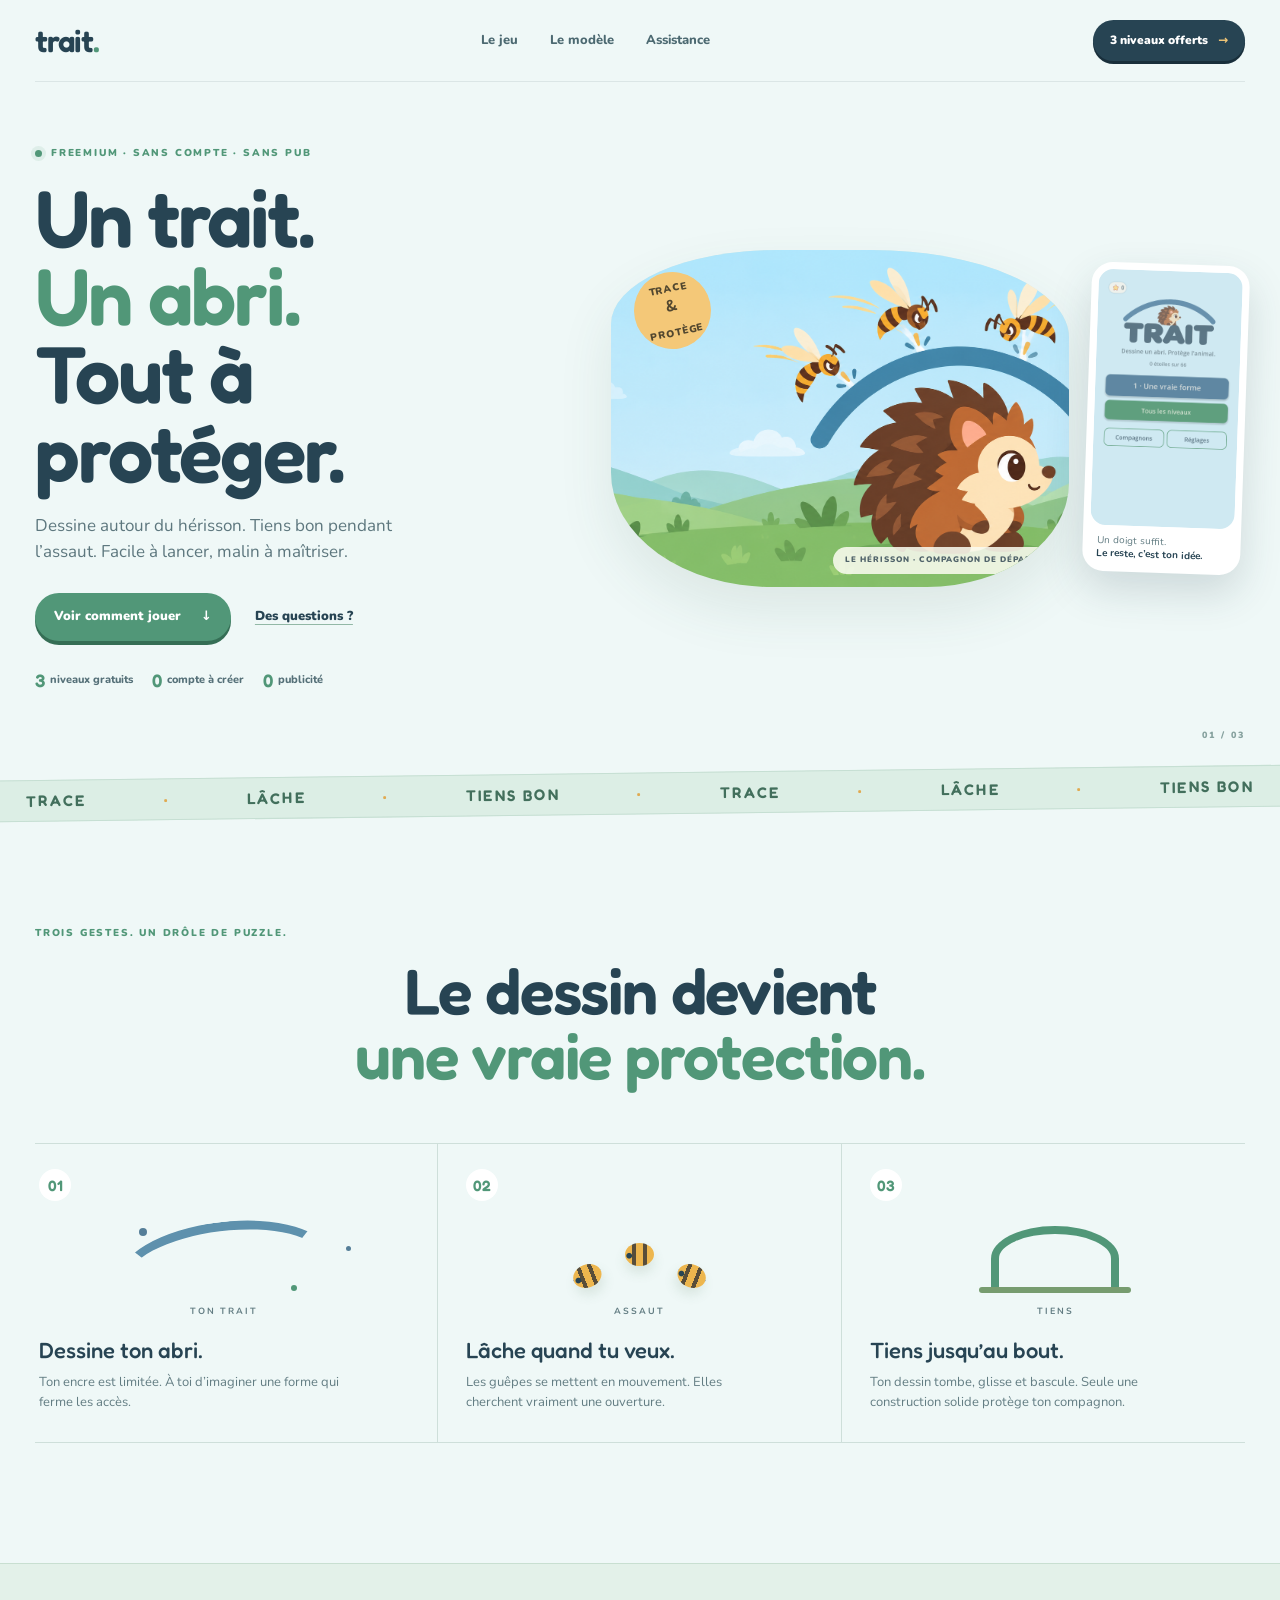
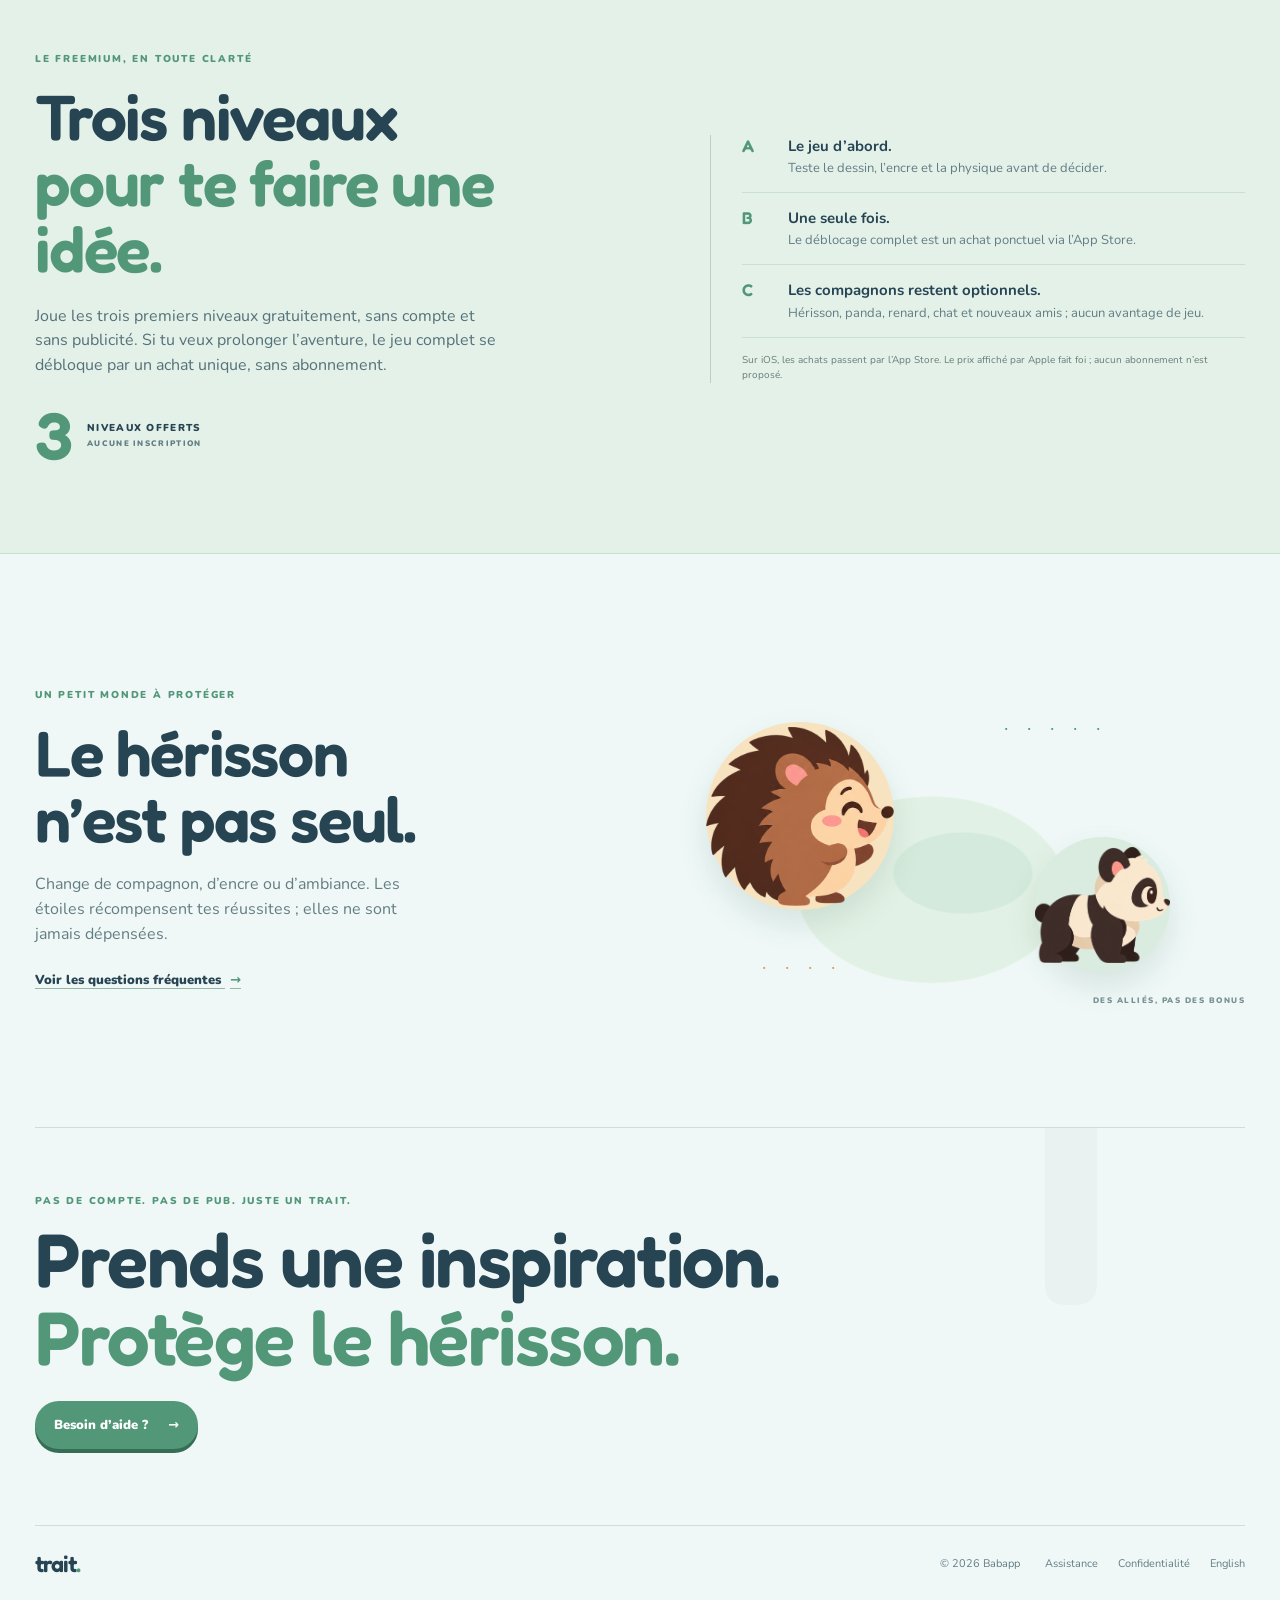
<file: index.html>
<!doctype html>
<html lang="fr">
<head>
  <meta charset="utf-8">
  <meta name="viewport" content="width=device-width, initial-scale=1">
  <meta name="theme-color" content="#eff8f7">
  <meta name="description" content="Trait, un puzzle freemium doux et malin : trois niveaux gratuits, sans compte ni publicit&eacute;. Dessine un abri et prot&egrave;ge le h&eacute;risson.">
  <title>Trait — Un abri &agrave; dessiner, sans pub</title>
  <link rel="stylesheet" href="styles.css?v=2">
</head>
<body>
  <header class="site-header wrap">
    <a class="wordmark" href="./" aria-label="Trait, accueil">trait<span>.</span></a>
    <nav class="main-nav" aria-label="Navigation principale"><a href="#jeu">Le jeu</a><a href="#freemium">Le mod&egrave;le</a><a href="assistance/">Assistance</a></nav>
    <a class="nav-cta" href="#freemium">3 niveaux offerts <span aria-hidden="true">&rarr;</span></a>
  </header>

  <main>
    <section class="hero wrap" aria-labelledby="hero-title">
      <div class="hero-copy">
        <p class="eyebrow"><i></i> FREEMIUM &middot; SANS COMPTE &middot; SANS PUB</p>
        <h1 id="hero-title">Un trait.<br><em>Un abri.</em><br>Tout &agrave; prot&eacute;ger.</h1>
        <p class="hero-lead">Dessine autour du h&eacute;risson. Tiens bon pendant l&rsquo;assaut. Facile &agrave; lancer, malin &agrave; ma&icirc;triser.</p>
        <div class="hero-actions"><a class="button button-primary" href="#jeu">Voir comment jouer <span aria-hidden="true">&darr;</span></a><a class="simple-link" href="assistance/">Des questions ?</a></div>
        <div class="hero-promises" aria-label="Points forts"><span><b>3</b> niveaux gratuits</span><span><b>0</b> compte &agrave; cr&eacute;er</span><span><b>0</b> publicit&eacute;</span></div>
      </div>
      <div class="hero-visual">
        <div class="hero-picture"><img src="assets/banniere.png" alt="Un h&eacute;risson abrit&eacute; sous un trait, entour&eacute; de gu&ecirc;pes dans une prairie ensoleill&eacute;e"><span class="picture-stamp">TRACE<br><b>&amp;</b><br>PROT&Egrave;GE</span><span class="picture-index">LE H&Eacute;RISSON &middot; COMPAGNON DE D&Eacute;PART</span></div>
        <figure class="phone-shot"><img src="assets/accueil.png" alt="&Eacute;cran d&rsquo;accueil de Trait avec les niveaux gratuits, le jeu complet, les compagnons et les r&eacute;glages"><figcaption>Un doigt suffit.<br><b>Le reste, c&rsquo;est ton id&eacute;e.</b></figcaption></figure>
      </div>
      <span class="hero-number" aria-hidden="true">01 / 03</span>
    </section>

    <section class="ticker" aria-label="Les trois gestes du jeu"><div><span>TRACE</span><b>&middot;</b><span>L&Acirc;CHE</span><b>&middot;</b><span>TIENS BON</span><b>&middot;</b><span>TRACE</span><b>&middot;</b><span>L&Acirc;CHE</span><b>&middot;</b><span>TIENS BON</span></div></section>

    <section class="how wrap" id="jeu">
      <div class="section-intro"><p class="eyebrow">Trois gestes. Un dr&ocirc;le de puzzle.</p><h2>Le dessin devient<br><em>une vraie protection.</em></h2></div>
      <div class="steps">
        <article><span class="step-count">01</span><div class="step-art ink-art" aria-hidden="true"><i></i><i></i><i></i><b>TON TRAIT</b></div><h3>Dessine ton abri.</h3><p>Ton encre est limit&eacute;e. &Agrave; toi d&rsquo;imaginer une forme qui ferme les acc&egrave;s.</p></article>
        <article><span class="step-count">02</span><div class="step-art bee-art" aria-hidden="true"><span>&bull;</span><span>&bull;</span><span>&bull;</span><b>ASSAUT</b></div><h3>L&acirc;che quand tu veux.</h3><p>Les gu&ecirc;pes se mettent en mouvement. Elles cherchent vraiment une ouverture.</p></article>
        <article><span class="step-count">03</span><div class="step-art shelter-art" aria-hidden="true"><i></i><b>TIENS</b></div><h3>Tiens jusqu&rsquo;au bout.</h3><p>Ton dessin tombe, glisse et bascule. Seule une construction solide prot&egrave;ge ton compagnon.</p></article>
      </div>
    </section>

    <section class="freemium" id="freemium"><div class="wrap freemium-layout">
      <div class="freemium-main"><p class="eyebrow">Le freemium, en toute clart&eacute;</p><h2>Trois niveaux<br><em>pour te faire une id&eacute;e.</em></h2><p>Joue les trois premiers niveaux gratuitement, sans compte et sans publicit&eacute;. Si tu veux prolonger l&rsquo;aventure, le jeu complet se d&eacute;bloque par un achat unique, sans abonnement.</p><div class="free-marker"><b>3</b><span>NIVEAUX OFFERTS<br><small>AUCUNE INSCRIPTION</small></span></div></div>
      <div class="freemium-details"><div><span class="detail-index">A</span><p><strong>Le jeu d&rsquo;abord.</strong><br>Teste le dessin, l&rsquo;encre et la physique avant de d&eacute;cider.</p></div><div><span class="detail-index">B</span><p><strong>Une seule fois.</strong><br>Le d&eacute;blocage complet est un achat ponctuel via l&rsquo;App Store.</p></div><div><span class="detail-index">C</span><p><strong>Les compagnons restent optionnels.</strong><br>H&eacute;risson, panda, renard, chat et nouveaux amis ; aucun avantage de jeu.</p></div><p class="payment-note">Sur iOS, les achats passent par l&rsquo;App Store. Le prix affich&eacute; par Apple fait foi ; aucun abonnement n&rsquo;est propos&eacute;.</p></div>
    </div></section>

    <section class="companions wrap"><div class="companions-copy"><p class="eyebrow">Un petit monde &agrave; prot&eacute;ger</p><h2>Le h&eacute;risson<br>n&rsquo;est pas seul.</h2><p>Change de compagnon, d&rsquo;encre ou d&rsquo;ambiance. Les &eacute;toiles r&eacute;compensent tes r&eacute;ussites ; elles ne sont jamais d&eacute;pens&eacute;es.</p><a class="simple-link" href="assistance/">Voir les questions fr&eacute;quentes <span>&rarr;</span></a></div><div class="companions-art"><div class="companion-circle hedgehog"><img src="assets/herisson.png" alt="H&eacute;risson heureux"></div><div class="companion-circle panda"><img src="assets/panda.png" alt="Panda calme"></div><span class="orbit orbit-one">&middot; &middot; &middot; &middot; &middot;</span><span class="orbit orbit-two">&middot; &middot; &middot; &middot;</span><span class="companion-label">DES ALLI&Eacute;S, PAS DES BONUS</span></div></section>

    <section class="closing wrap"><div class="closing-shape" aria-hidden="true">T</div><p class="eyebrow">Pas de compte. Pas de pub. Juste un trait.</p><h2>Prends une inspiration.<br><em>Prot&egrave;ge le h&eacute;risson.</em></h2><a class="button button-primary" href="assistance/">Besoin d&rsquo;aide ? <span aria-hidden="true">&rarr;</span></a></section>
  </main>

  <footer class="site-footer wrap"><a class="wordmark" href="./">trait<span>.</span></a><span>&copy; <span id="year">2026</span> Babapp</span><nav aria-label="Liens utiles"><a href="assistance/">Assistance</a><a href="confidentialite/">Confidentialit&eacute;</a><a href="en/">English</a></nav></footer>
  <script>document.getElementById('year').textContent=new Date().getFullYear();</script>
</body>
</html>
</file>
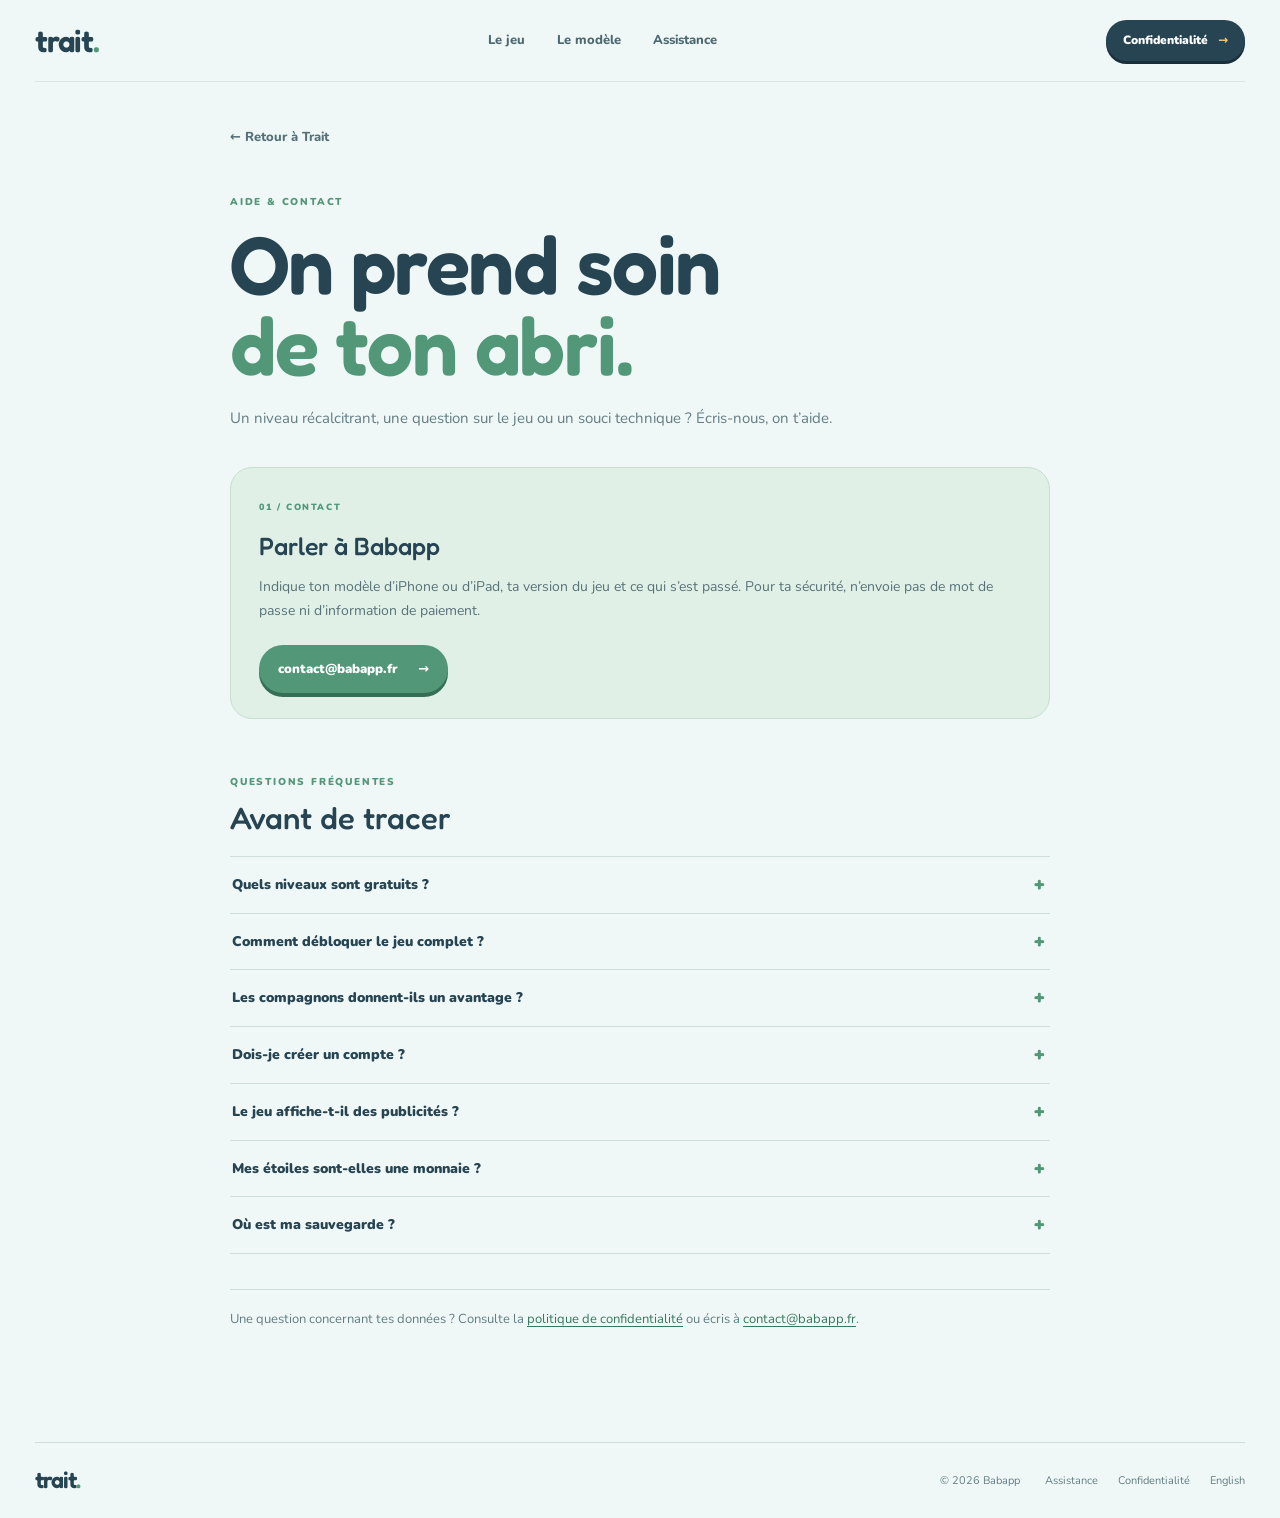
<file: assistance/index.html>
<!doctype html>
<html lang="fr"><head><meta charset="utf-8"><meta name="viewport" content="width=device-width, initial-scale=1"><meta name="theme-color" content="#eff8f7"><meta name="description" content="Aide pour Trait : niveaux gratuits, sauvegarde, achats int&eacute;gr&eacute;s et contact Babapp."><title>Assistance — Trait</title><link rel="stylesheet" href="../styles.css?v=2"><link rel="stylesheet" href="../legal.css"></head>
<body><header class="site-header wrap"><a class="wordmark" href="../">trait<span>.</span></a><nav class="main-nav" aria-label="Navigation principale"><a href="../#jeu">Le jeu</a><a href="../#freemium">Le mod&egrave;le</a><a href="./">Assistance</a></nav><a class="nav-cta" href="../confidentialite/">Confidentialit&eacute; <span>&rarr;</span></a></header>
<main class="legal wrap"><a class="back-link" href="../">&larr; Retour &agrave; Trait</a><p class="eyebrow">Aide &amp; contact</p><h1>On prend soin<br><em>de ton abri.</em></h1><p class="legal-lead">Un niveau r&eacute;calcitrant, une question sur le jeu ou un souci technique ? &Eacute;cris-nous, on t&rsquo;aide.</p>
<section class="contact-panel"><span class="panel-index">01 / CONTACT</span><h2>Parler &agrave; Babapp</h2><p>Indique ton mod&egrave;le d&rsquo;iPhone ou d&rsquo;iPad, ta version du jeu et ce qui s&rsquo;est pass&eacute;. Pour ta s&eacute;curit&eacute;, n&rsquo;envoie pas de mot de passe ni d&rsquo;information de paiement.</p><a class="button button-primary" href="mailto:contact@babapp.fr?subject=Assistance%20Trait">contact@babapp.fr <span>&rarr;</span></a></section>
<section class="faq"><p class="eyebrow">Questions fr&eacute;quentes</p><h2>Avant de tracer</h2><details><summary>Quels niveaux sont gratuits ?</summary><p>Les trois premiers niveaux sont offerts. Ils pr&eacute;sentent le dessin, la limite d&rsquo;encre et la r&eacute;sistance de l&rsquo;abri.</p></details><details><summary>Comment d&eacute;bloquer le jeu complet ?</summary><p>Le jeu complet et certains compagnons sont propos&eacute;s par des achats ponctuels, sans abonnement. Sur iOS, le paiement passe par l&rsquo;App Store et son prix affich&eacute; fait foi.</p></details><details><summary>Les compagnons donnent-ils un avantage ?</summary><p>Non. Les compagnons changent l&rsquo;apparence, pas la physique, l&rsquo;encre ni la difficult&eacute;.</p></details><details><summary>Dois-je cr&eacute;er un compte ?</summary><p>Non. Il n&rsquo;y a pas de compte &agrave; cr&eacute;er. Les &eacute;toiles, achats et pr&eacute;f&eacute;rences sont enregistr&eacute;s sur l&rsquo;appareil.</p></details><details><summary>Le jeu affiche-t-il des publicit&eacute;s ?</summary><p>Non. Trait ne contient pas de publicit&eacute;.</p></details><details><summary>Mes &eacute;toiles sont-elles une monnaie ?</summary><p>Non. Les &eacute;toiles mesurent ta r&eacute;ussite et d&eacute;bloquent certains cadeaux cosm&eacute;tiques. Elles ne sont jamais d&eacute;pens&eacute;es.</p></details><details><summary>O&ugrave; est ma sauvegarde ?</summary><p>La progression est stock&eacute;e localement. Supprimer l&rsquo;application ou r&eacute;initialiser l&rsquo;appareil peut effacer cette sauvegarde.</p></details></section>
<p class="legal-bottom">Une question concernant tes donn&eacute;es ? Consulte la <a href="../confidentialite/">politique de confidentialit&eacute;</a> ou &eacute;cris &agrave; <a href="mailto:contact@babapp.fr">contact@babapp.fr</a>.</p></main>
<footer class="site-footer wrap"><a class="wordmark" href="../">trait<span>.</span></a><span>&copy; <span id="year">2026</span> Babapp</span><nav aria-label="Liens utiles"><a href="./">Assistance</a><a href="../confidentialite/">Confidentialit&eacute;</a><a href="../en/support/">English</a></nav></footer><script>document.getElementById('year').textContent=new Date().getFullYear();</script></body></html>
</file>
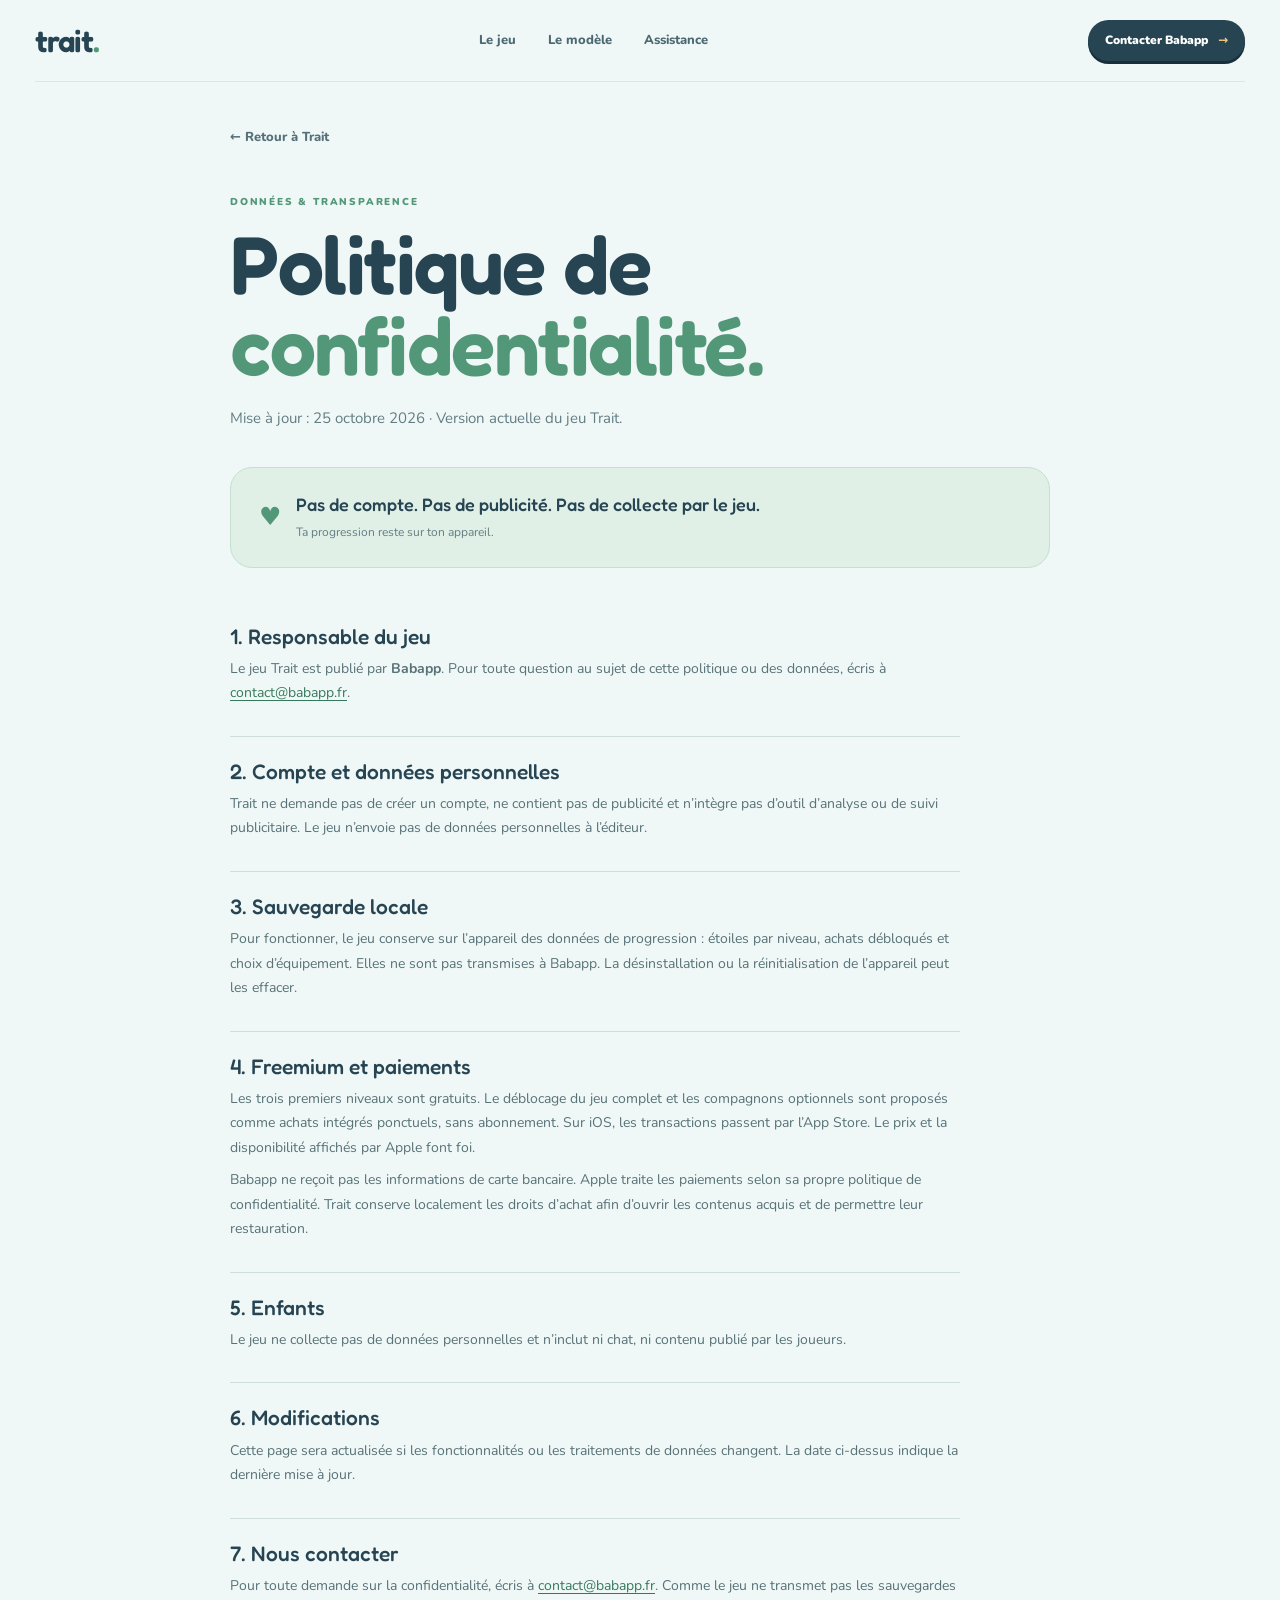
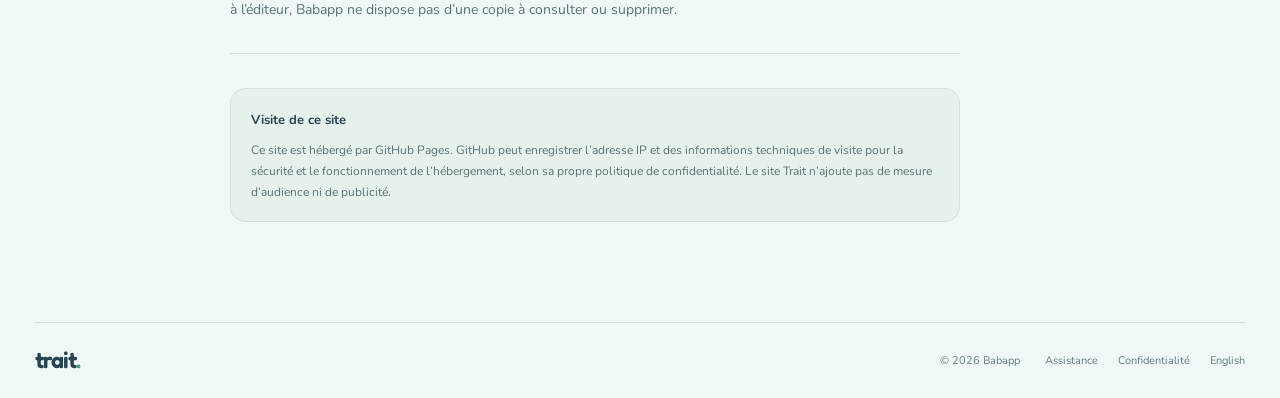
<file: confidentialite/index.html>
<!doctype html>
<html lang="fr"><head><meta charset="utf-8"><meta name="viewport" content="width=device-width, initial-scale=1"><meta name="theme-color" content="#eff8f7"><meta name="description" content="Politique de confidentialit&eacute; de Trait : aucune cr&eacute;ation de compte, publicit&eacute; ou collecte de donn&eacute;es par le jeu."><title>Confidentialit&eacute; — Trait</title><link rel="stylesheet" href="../styles.css?v=2"><link rel="stylesheet" href="../legal.css"></head>
<body><header class="site-header wrap"><a class="wordmark" href="../">trait<span>.</span></a><nav class="main-nav" aria-label="Navigation principale"><a href="../#jeu">Le jeu</a><a href="../#freemium">Le mod&egrave;le</a><a href="../assistance/">Assistance</a></nav><a class="nav-cta" href="../assistance/">Contacter Babapp <span>&rarr;</span></a></header>
<main class="legal wrap"><a class="back-link" href="../">&larr; Retour &agrave; Trait</a><p class="eyebrow">Donn&eacute;es &amp; transparence</p><h1>Politique de<br><em>confidentialit&eacute;.</em></h1><p class="legal-lead">Mise &agrave; jour : 25 octobre 2026 &middot; Version actuelle du jeu Trait.</p>
<div class="privacy-summary"><span aria-hidden="true">&hearts;</span><div><strong>Pas de compte. Pas de publicit&eacute;. Pas de collecte par le jeu.</strong><p>Ta progression reste sur ton appareil.</p></div></div>
<div class="policy-copy"><section><h2>1. Responsable du jeu</h2><p>Le jeu Trait est publi&eacute; par <strong>Babapp</strong>. Pour toute question au sujet de cette politique ou des donn&eacute;es, &eacute;cris &agrave; <a href="mailto:contact@babapp.fr">contact@babapp.fr</a>.</p></section>
<section><h2>2. Compte et donn&eacute;es personnelles</h2><p>Trait ne demande pas de cr&eacute;er un compte, ne contient pas de publicit&eacute; et n&rsquo;int&egrave;gre pas d&rsquo;outil d&rsquo;analyse ou de suivi publicitaire. Le jeu n&rsquo;envoie pas de donn&eacute;es personnelles &agrave; l&rsquo;&eacute;diteur.</p></section>
<section><h2>3. Sauvegarde locale</h2><p>Pour fonctionner, le jeu conserve sur l&rsquo;appareil des donn&eacute;es de progression : &eacute;toiles par niveau, achats d&eacute;bloqu&eacute;s et choix d&rsquo;&eacute;quipement. Elles ne sont pas transmises &agrave; Babapp. La d&eacute;sinstallation ou la r&eacute;initialisation de l&rsquo;appareil peut les effacer.</p></section>
<section><h2>4. Freemium et paiements</h2><p>Les trois premiers niveaux sont gratuits. Le d&eacute;blocage du jeu complet et les compagnons optionnels sont propos&eacute;s comme achats int&eacute;gr&eacute;s ponctuels, sans abonnement. Sur iOS, les transactions passent par l&rsquo;App Store. Le prix et la disponibilit&eacute; affich&eacute;s par Apple font foi.</p><p>Babapp ne re&ccedil;oit pas les informations de carte bancaire. Apple traite les paiements selon sa propre politique de confidentialit&eacute;. Trait conserve localement les droits d&rsquo;achat afin d&rsquo;ouvrir les contenus acquis et de permettre leur restauration.</p></section>
<section><h2>5. Enfants</h2><p>Le jeu ne collecte pas de donn&eacute;es personnelles et n&rsquo;inclut ni chat, ni contenu publi&eacute; par les joueurs.</p></section>
<section><h2>6. Modifications</h2><p>Cette page sera actualis&eacute;e si les fonctionnalit&eacute;s ou les traitements de donn&eacute;es changent. La date ci-dessus indique la derni&egrave;re mise &agrave; jour.</p></section>
<section><h2>7. Nous contacter</h2><p>Pour toute demande sur la confidentialit&eacute;, &eacute;cris &agrave; <a href="mailto:contact@babapp.fr">contact@babapp.fr</a>. Comme le jeu ne transmet pas les sauvegardes &agrave; l&rsquo;&eacute;diteur, Babapp ne dispose pas d&rsquo;une copie &agrave; consulter ou supprimer.</p></section>
<aside class="hosting-note"><strong>Visite de ce site</strong><p>Ce site est h&eacute;berg&eacute; par GitHub Pages. GitHub peut enregistrer l&rsquo;adresse IP et des informations techniques de visite pour la s&eacute;curit&eacute; et le fonctionnement de l&rsquo;h&eacute;bergement, selon sa propre politique de confidentialit&eacute;. Le site Trait n&rsquo;ajoute pas de mesure d&rsquo;audience ni de publicit&eacute;.</p></aside></div></main>
<footer class="site-footer wrap"><a class="wordmark" href="../">trait<span>.</span></a><span>&copy; <span id="year">2026</span> Babapp</span><nav aria-label="Liens utiles"><a href="../assistance/">Assistance</a><a href="./">Confidentialit&eacute;</a><a href="../en/privacy/">English</a></nav></footer><script>document.getElementById('year').textContent=new Date().getFullYear();</script></body></html>
</file>
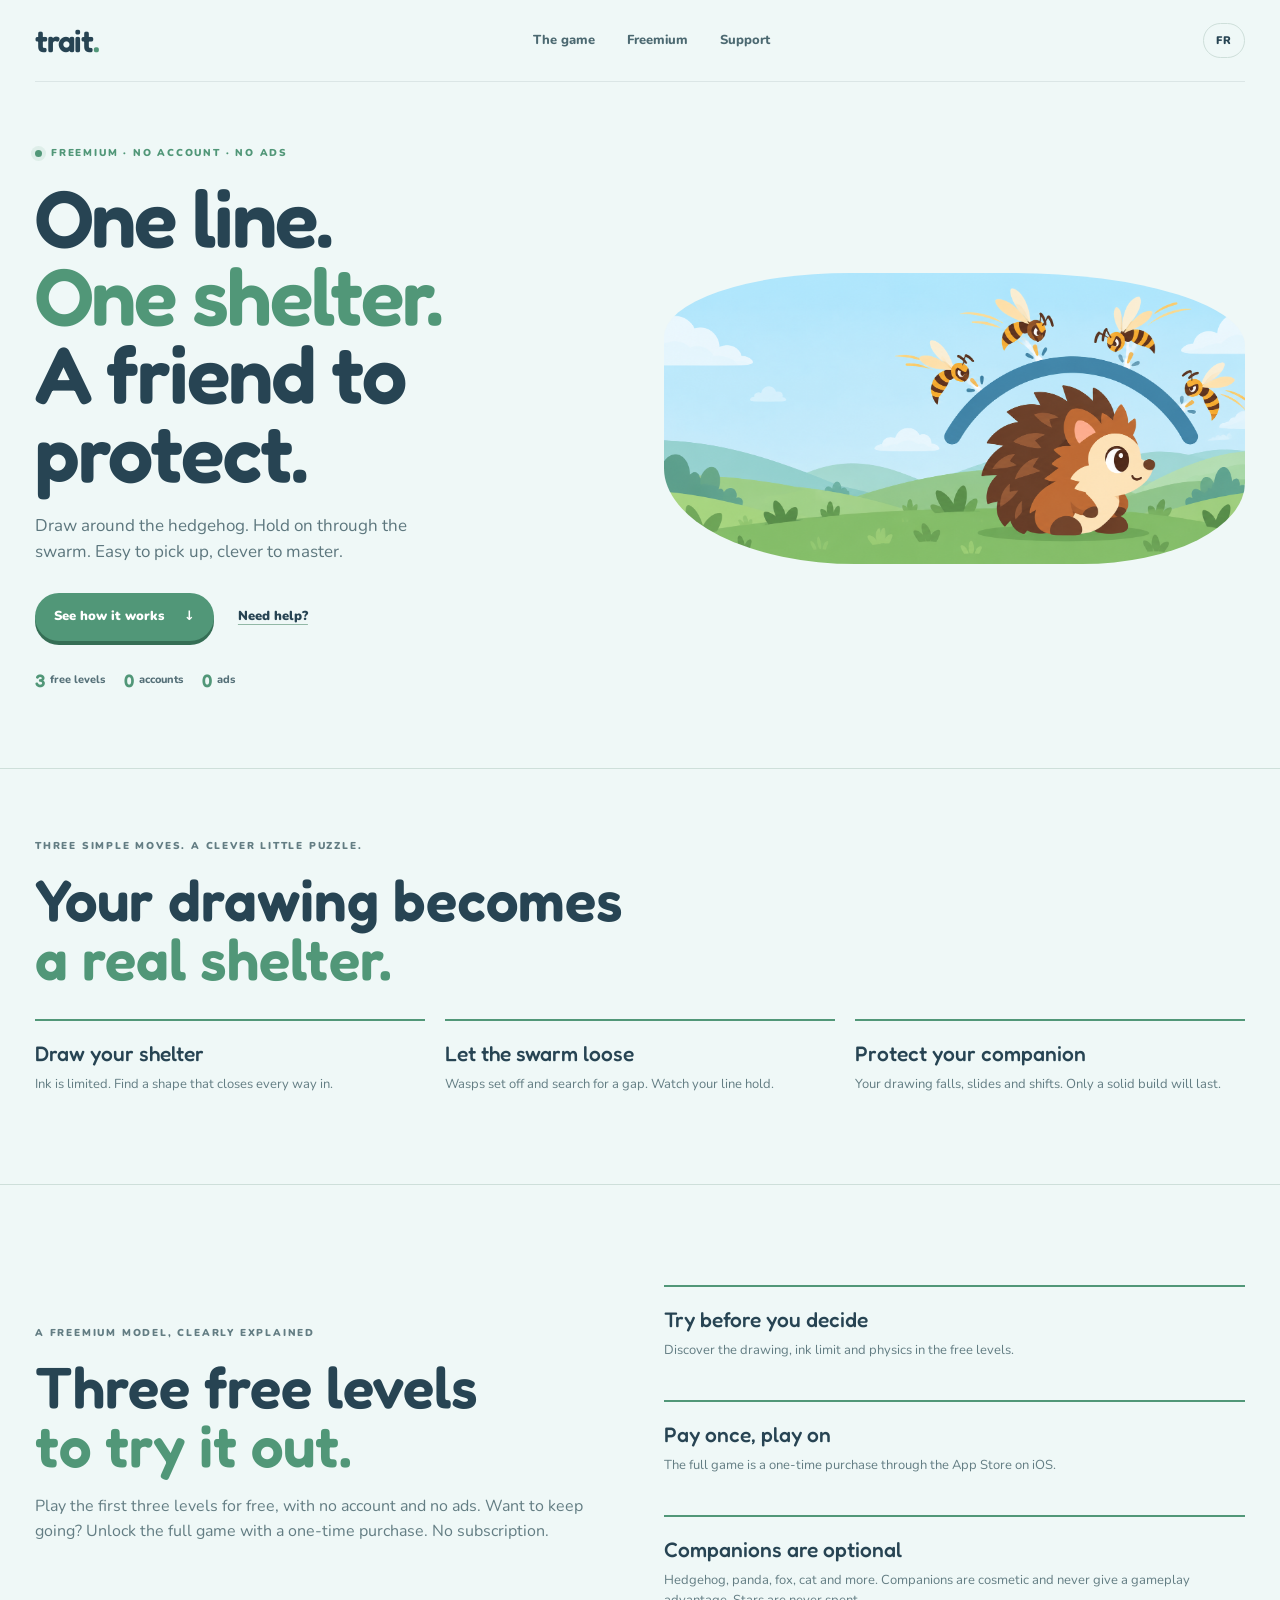
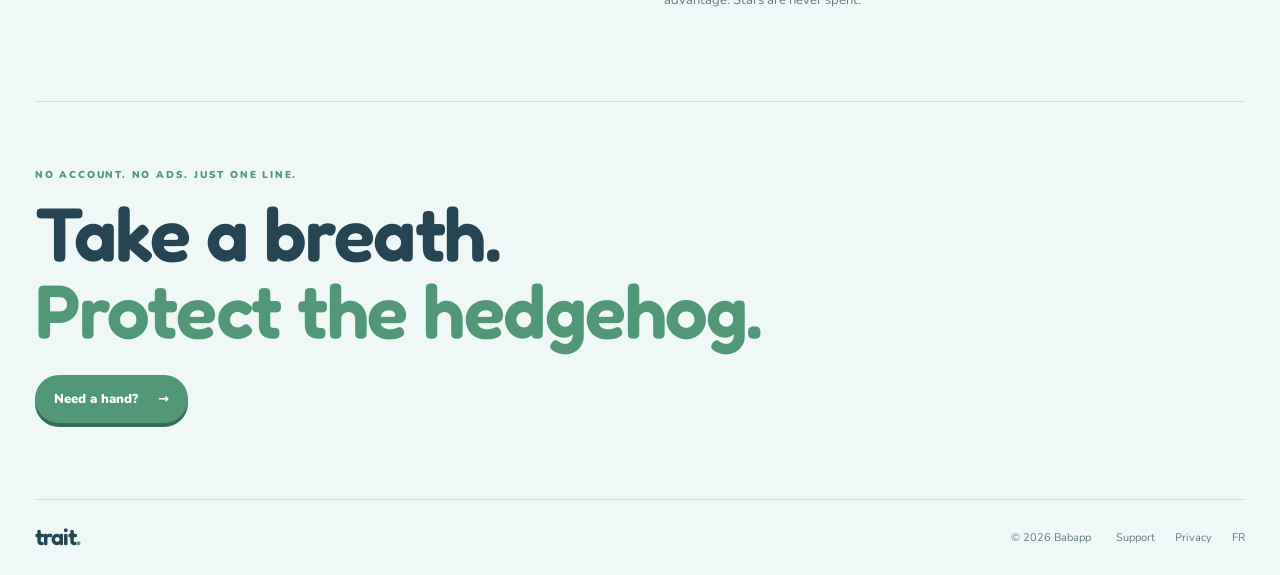
<file: en/index.html>
<!doctype html>
<html lang="en"><head><meta charset="utf-8"><meta name="viewport" content="width=device-width, initial-scale=1"><meta name="theme-color" content="#eff8f7"><meta name="description" content="Trait is a gentle, clever freemium puzzle: three free levels, no account and no ads. Draw a shelter and protect the hedgehog."><title>Trait — Draw a shelter. Protect a friend.</title><link rel="stylesheet" href="../../styles.css?v=2"><style>.language-link{font-size:11px;font-weight:900;letter-spacing:.08em;border:1px solid var(--line);border-radius:999px;padding:8px 12px}.en-hero{padding-block:64px 77px}.en-hero h1{font:600 clamp(56px,6.3vw,82px)/.97 var(--display);letter-spacing:-2px;margin:0}.en-hero h1 em{color:var(--green);font-style:normal}.en-grid{display:grid;grid-template-columns:1fr 1fr;gap:48px;align-items:center}.en-hero img{width:100%;border-radius:32% 40% 28% 33%/22% 25% 28% 33%}.en-block{padding-block:70px;border-top:1px solid var(--line)}.en-block h2{font:600 clamp(38px,5vw,58px)/1.02 var(--display);margin:0 0 18px}.en-block h2 em{color:var(--green);font-style:normal}.en-block p{max-width:620px;color:var(--muted)}.en-facts{display:grid;grid-template-columns:repeat(3,1fr);gap:20px;margin-top:30px}.en-facts article{padding:20px 0;border-top:2px solid var(--green)}.en-facts h3{font:500 21px var(--display);margin:0 0 8px}.en-facts p{font-size:13px;margin:0}@media(max-width:640px){.en-hero{padding-block:43px 54px}.en-grid,.en-facts{grid-template-columns:1fr}.en-grid{gap:24px}.en-hero h1{font-size:58px}.en-facts{gap:4px}.en-block{padding-block:54px}}</style></head>
<body><header class="site-header wrap"><a class="wordmark" href="./">trait<span>.</span></a><nav class="main-nav" aria-label="Main navigation"><a href="#game">The game</a><a href="#freemium">Freemium</a><a href="support/">Support</a></nav><a class="language-link" href="../">FR</a></header>
<main><section class="en-hero wrap"><div class="en-grid"><div><p class="eyebrow"><i></i> FREEMIUM · NO ACCOUNT · NO ADS</p><h1>One line.<br><em>One shelter.</em><br>A friend to protect.</h1><p class="hero-lead">Draw around the hedgehog. Hold on through the swarm. Easy to pick up, clever to master.</p><div class="hero-actions"><a class="button button-primary" href="#game">See how it works <span>↓</span></a><a class="simple-link" href="support/">Need help?</a></div><div class="hero-promises"><span><b>3</b> free levels</span><span><b>0</b> accounts</span><span><b>0</b> ads</span></div></div><img src="../../assets/banniere.png" alt="A hedgehog sheltered beneath a drawn line as wasps circle in a sunny meadow"></div></section>
<section class="en-block" id="game"><div class="wrap"><p class="eyebrow">Three simple moves. A clever little puzzle.</p><h2>Your drawing becomes<br><em>a real shelter.</em></h2><div class="en-facts"><article><h3>Draw your shelter</h3><p>Ink is limited. Find a shape that closes every way in.</p></article><article><h3>Let the swarm loose</h3><p>Wasps set off and search for a gap. Watch your line hold.</p></article><article><h3>Protect your companion</h3><p>Your drawing falls, slides and shifts. Only a solid build will last.</p></article></div></div></section>
<section class="en-block" id="freemium"><div class="wrap en-grid"><div><p class="eyebrow">A freemium model, clearly explained</p><h2>Three free levels<br><em>to try it out.</em></h2><p>Play the first three levels for free, with no account and no ads. Want to keep going? Unlock the full game with a one-time purchase. No subscription.</p></div><div class="en-facts" style="grid-template-columns:1fr"><article><h3>Try before you decide</h3><p>Discover the drawing, ink limit and physics in the free levels.</p></article><article><h3>Pay once, play on</h3><p>The full game is a one-time purchase through the App Store on iOS.</p></article><article><h3>Companions are optional</h3><p>Hedgehog, panda, fox, cat and more. Companions are cosmetic and never give a gameplay advantage. Stars are never spent.</p></article></div></div></section>
<section class="closing wrap"><p class="eyebrow">No account. No ads. Just one line.</p><h2>Take a breath.<br><em>Protect the hedgehog.</em></h2><a class="button button-primary" href="support/">Need a hand? <span>→</span></a></section></main>
<footer class="site-footer wrap"><a class="wordmark" href="./">trait<span>.</span></a><span>© <span id="year">2026</span> Babapp</span><nav aria-label="Useful links"><a href="support/">Support</a><a href="privacy/">Privacy</a><a href="../">FR</a></nav></footer><script>document.getElementById('year').textContent=new Date().getFullYear();</script></body></html>
</file>
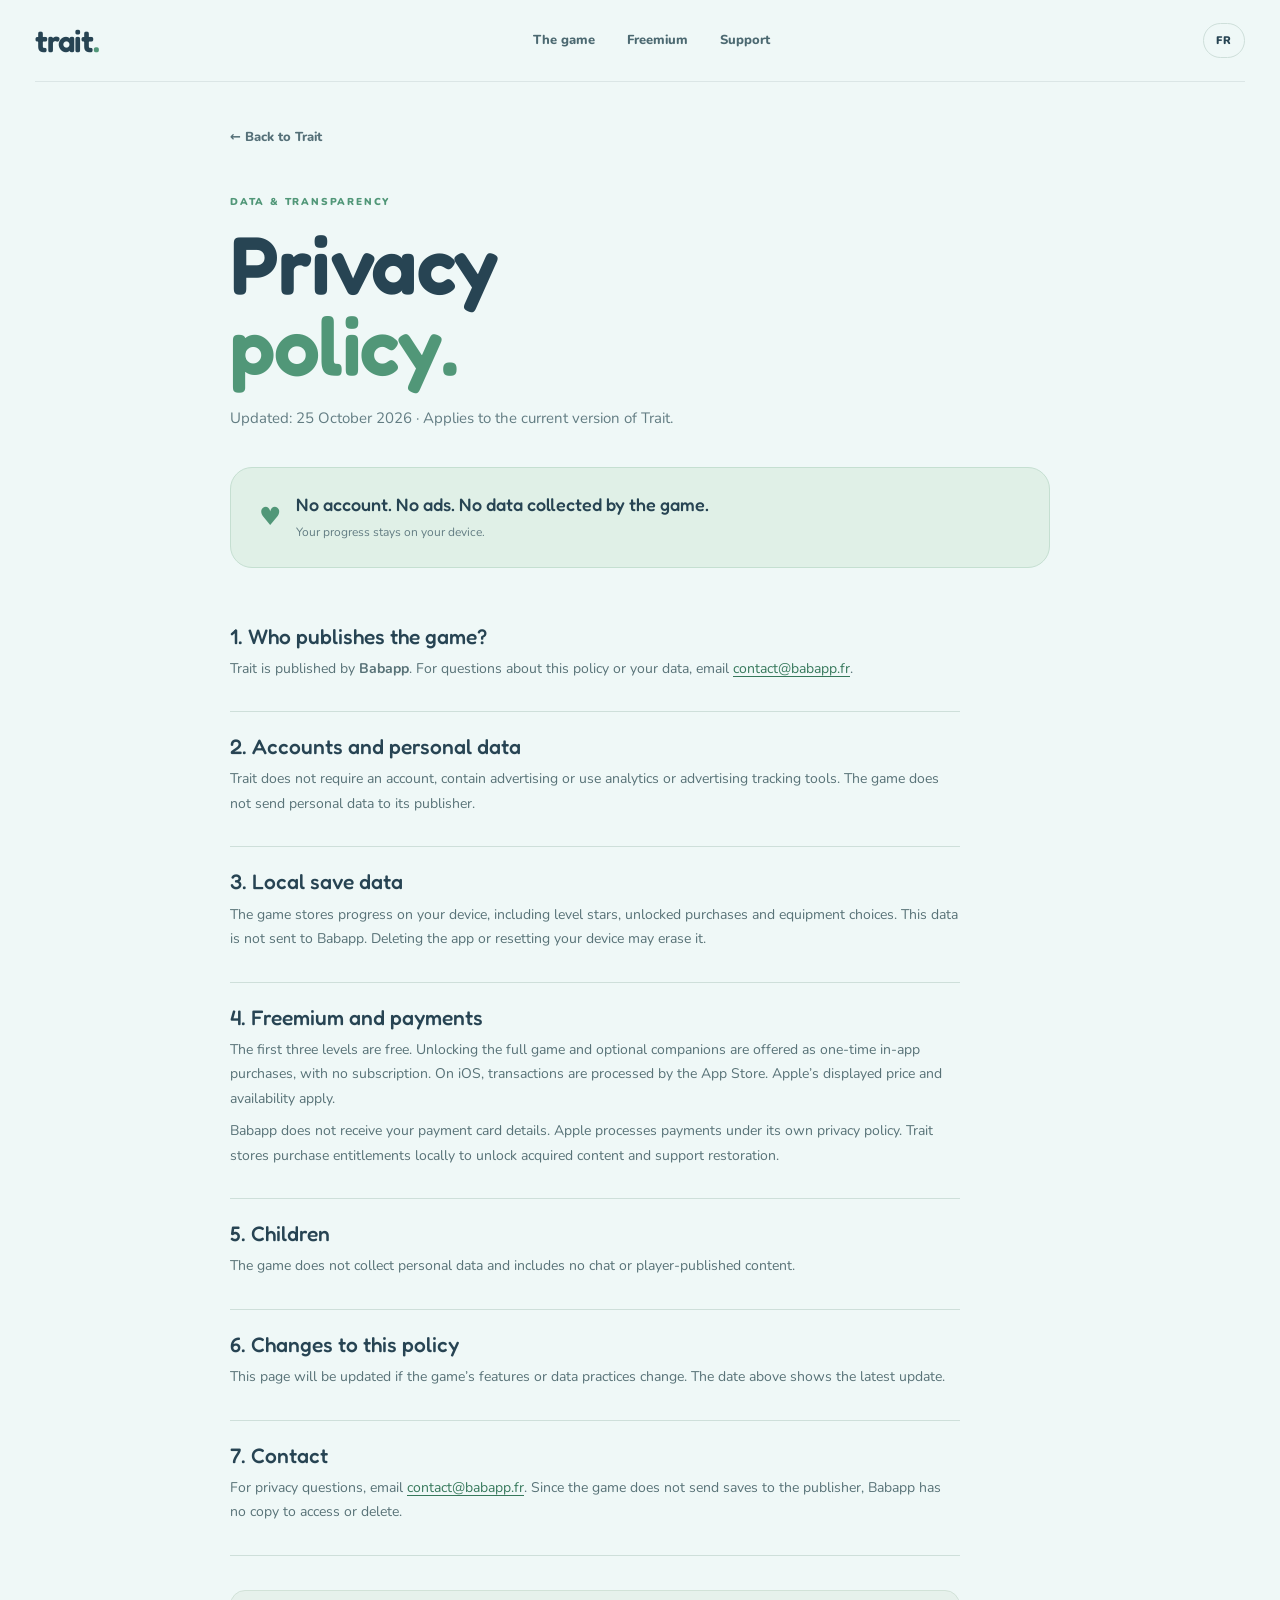
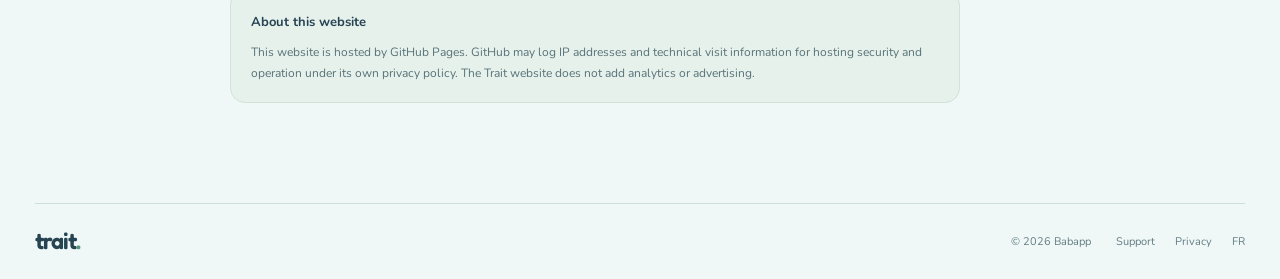
<file: en/privacy/index.html>
<!doctype html><html lang="en"><head><meta charset="utf-8"><meta name="viewport" content="width=device-width, initial-scale=1"><meta name="theme-color" content="#eff8f7"><meta name="description" content="Trait privacy policy: no account, no ads and no personal data collection by the game."><title>Privacy Policy — Trait</title><link rel="stylesheet" href="../../styles.css?v=2"><link rel="stylesheet" href="../../legal.css"><style>.language-link{font-size:11px;font-weight:900;letter-spacing:.08em;border:1px solid var(--line);border-radius:999px;padding:8px 12px}</style></head><body><header class="site-header wrap"><a class="wordmark" href="../">trait<span>.</span></a><nav class="main-nav" aria-label="Main navigation"><a href="../#game">The game</a><a href="../#freemium">Freemium</a><a href="../support/">Support</a></nav><a class="language-link" href="../../confidentialite/">FR</a></header><main class="legal wrap"><a class="back-link" href="../">← Back to Trait</a><p class="eyebrow">Data &amp; transparency</p><h1>Privacy<br><em>policy.</em></h1><p class="legal-lead">Updated: 25 October 2026 · Applies to the current version of Trait.</p><div class="privacy-summary"><span aria-hidden="true">♥</span><div><strong>No account. No ads. No data collected by the game.</strong><p>Your progress stays on your device.</p></div></div><div class="policy-copy"><section><h2>1. Who publishes the game?</h2><p>Trait is published by <strong>Babapp</strong>. For questions about this policy or your data, email <a href="mailto:contact@babapp.fr">contact@babapp.fr</a>.</p></section><section><h2>2. Accounts and personal data</h2><p>Trait does not require an account, contain advertising or use analytics or advertising tracking tools. The game does not send personal data to its publisher.</p></section><section><h2>3. Local save data</h2><p>The game stores progress on your device, including level stars, unlocked purchases and equipment choices. This data is not sent to Babapp. Deleting the app or resetting your device may erase it.</p></section><section><h2>4. Freemium and payments</h2><p>The first three levels are free. Unlocking the full game and optional companions are offered as one-time in-app purchases, with no subscription. On iOS, transactions are processed by the App Store. Apple’s displayed price and availability apply.</p><p>Babapp does not receive your payment card details. Apple processes payments under its own privacy policy. Trait stores purchase entitlements locally to unlock acquired content and support restoration.</p></section><section><h2>5. Children</h2><p>The game does not collect personal data and includes no chat or player-published content.</p></section><section><h2>6. Changes to this policy</h2><p>This page will be updated if the game’s features or data practices change. The date above shows the latest update.</p></section><section><h2>7. Contact</h2><p>For privacy questions, email <a href="mailto:contact@babapp.fr">contact@babapp.fr</a>. Since the game does not send saves to the publisher, Babapp has no copy to access or delete.</p></section><aside class="hosting-note"><strong>About this website</strong><p>This website is hosted by GitHub Pages. GitHub may log IP addresses and technical visit information for hosting security and operation under its own privacy policy. The Trait website does not add analytics or advertising.</p></aside></div></main><footer class="site-footer wrap"><a class="wordmark" href="../">trait<span>.</span></a><span>© <span id="year">2026</span> Babapp</span><nav><a href="../support/">Support</a><a href="./">Privacy</a><a href="../../confidentialite/">FR</a></nav></footer><script>document.getElementById('year').textContent=new Date().getFullYear();</script></body></html>
</file>
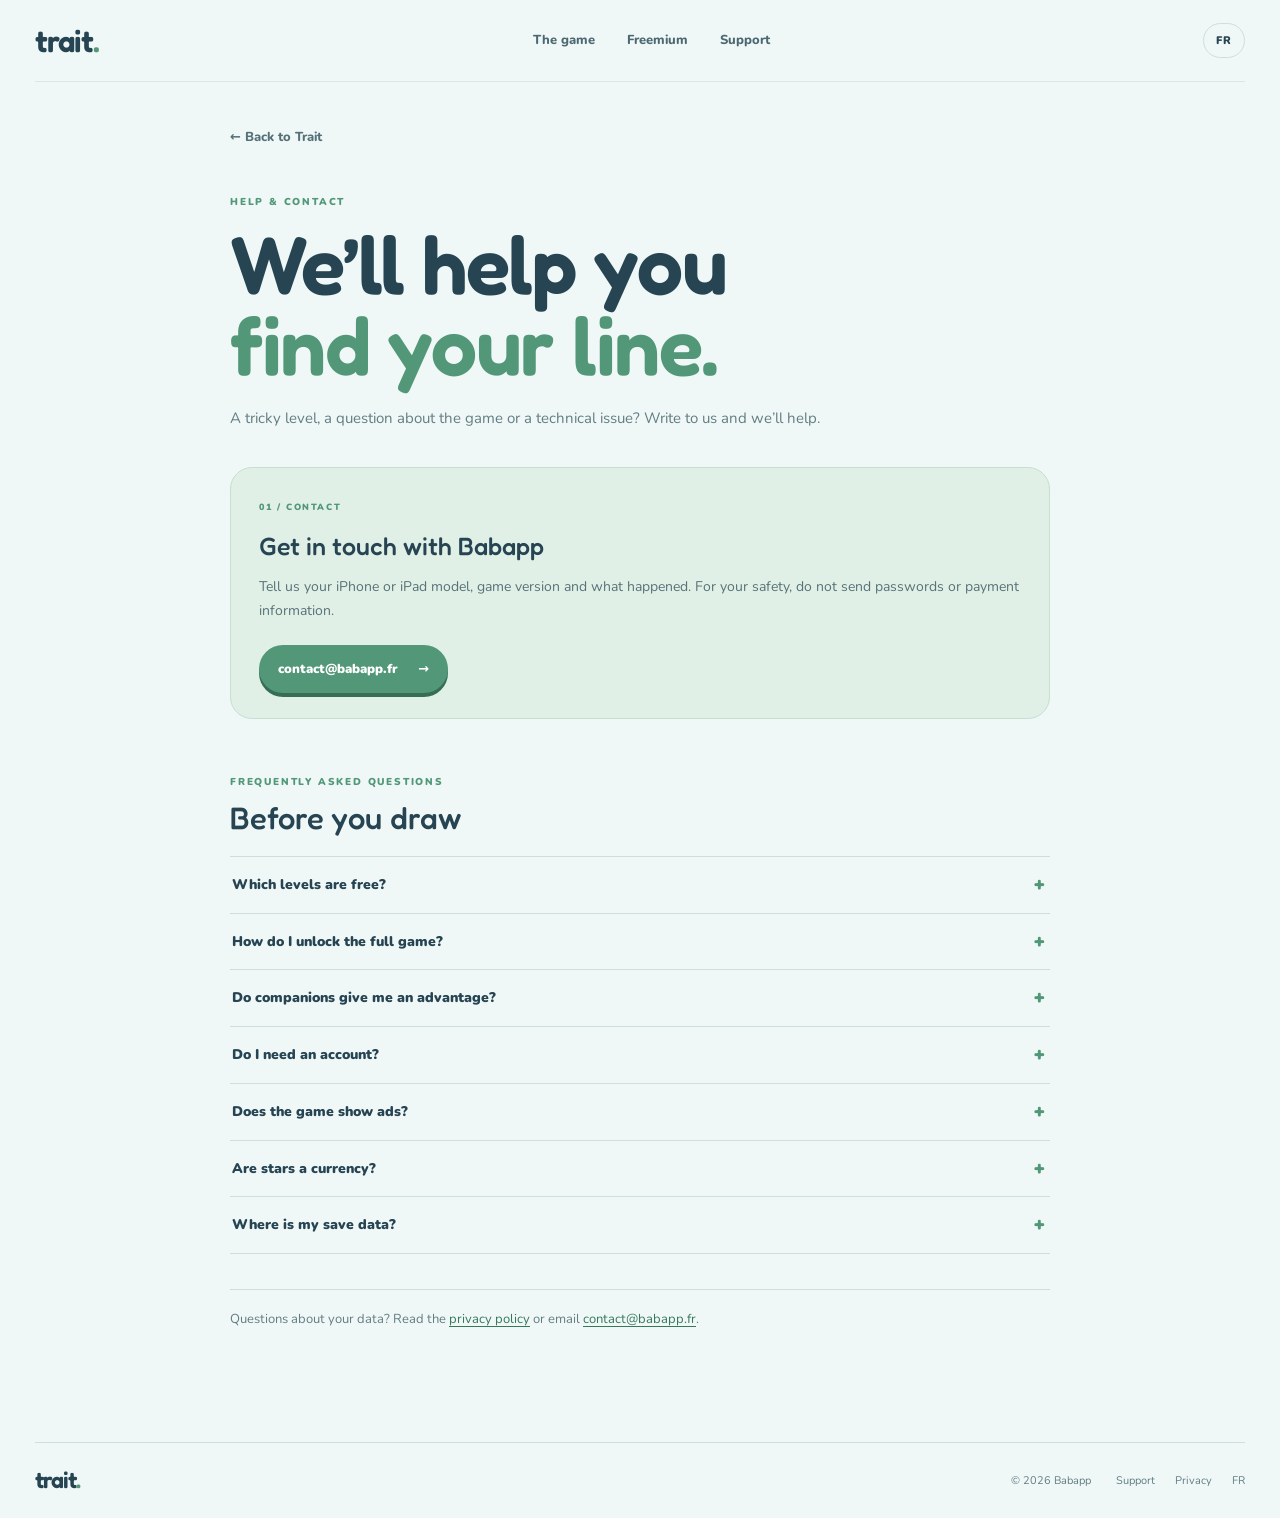
<file: en/support/index.html>
<!doctype html><html lang="en"><head><meta charset="utf-8"><meta name="viewport" content="width=device-width, initial-scale=1"><meta name="theme-color" content="#eff8f7"><meta name="description" content="Trait support: free levels, purchases, save data and contact details."><title>Support — Trait</title><link rel="stylesheet" href="../../styles.css?v=2"><link rel="stylesheet" href="../../legal.css"><style>.language-link{font-size:11px;font-weight:900;letter-spacing:.08em;border:1px solid var(--line);border-radius:999px;padding:8px 12px}</style></head><body><header class="site-header wrap"><a class="wordmark" href="../">trait<span>.</span></a><nav class="main-nav" aria-label="Main navigation"><a href="../#game">The game</a><a href="../#freemium">Freemium</a><a href="./">Support</a></nav><a class="language-link" href="../../assistance/">FR</a></header><main class="legal wrap"><a class="back-link" href="../">← Back to Trait</a><p class="eyebrow">Help &amp; contact</p><h1>We’ll help you<br><em>find your line.</em></h1><p class="legal-lead">A tricky level, a question about the game or a technical issue? Write to us and we’ll help.</p><section class="contact-panel"><span class="panel-index">01 / CONTACT</span><h2>Get in touch with Babapp</h2><p>Tell us your iPhone or iPad model, game version and what happened. For your safety, do not send passwords or payment information.</p><a class="button button-primary" href="mailto:contact@babapp.fr?subject=Trait%20Support">contact@babapp.fr <span>→</span></a></section><section class="faq"><p class="eyebrow">Frequently asked questions</p><h2>Before you draw</h2><details><summary>Which levels are free?</summary><p>The first three levels are free and introduce drawing, the ink limit and shelter physics.</p></details><details><summary>How do I unlock the full game?</summary><p>The full game and some companions are available as one-time purchases, with no subscription. On iOS, payment is handled by the App Store; Apple’s displayed price and availability apply.</p></details><details><summary>Do companions give me an advantage?</summary><p>No. Companions change appearance only, not physics, ink or difficulty.</p></details><details><summary>Do I need an account?</summary><p>No account is needed. Stars, purchases and preferences are saved on your device.</p></details><details><summary>Does the game show ads?</summary><p>No. Trait contains no advertising.</p></details><details><summary>Are stars a currency?</summary><p>No. Stars track your results and unlock some cosmetic rewards. They are never spent.</p></details><details><summary>Where is my save data?</summary><p>Progress is stored locally. Deleting the app or resetting your device may erase the save.</p></details></section><p class="legal-bottom">Questions about your data? Read the <a href="../privacy/">privacy policy</a> or email <a href="mailto:contact@babapp.fr">contact@babapp.fr</a>.</p></main><footer class="site-footer wrap"><a class="wordmark" href="../">trait<span>.</span></a><span>© <span id="year">2026</span> Babapp</span><nav><a href="./">Support</a><a href="../privacy/">Privacy</a><a href="../../assistance/">FR</a></nav></footer><script>document.getElementById('year').textContent=new Date().getFullYear();</script></body></html>
</file>
<file: styles.css>
@font-face{font-family:Fredoka;src:url('assets/Fredoka.ttf') format('truetype');font-display:swap}@font-face{font-family:Nunito;src:url('assets/Nunito.ttf') format('truetype');font-display:swap}
:root{color-scheme:light;--sky:#eff8f7;--paper:#fbfcf8;--ink:#274453;--muted:#637d83;--line:#cedfda;--blue:#5e91ad;--green:#519778;--mint:#dceee5;--sun:#f4c878;--body:Nunito,system-ui,sans-serif;--display:Fredoka,'Arial Rounded MT Bold',sans-serif}*{box-sizing:border-box}html{scroll-behavior:smooth;scroll-padding-top:84px}body{margin:0;background:var(--sky);color:var(--ink);font:16px/1.55 var(--body);overflow-x:hidden}a{color:inherit;text-decoration:none}img{display:block;max-width:100%}.wrap{width:min(1210px,calc(100% - 64px));margin-inline:auto}.site-header{height:82px;display:flex;align-items:center;justify-content:space-between;border-bottom:1px solid #2744531a}.wordmark{font:600 31px/.9 var(--display);letter-spacing:-1px;color:var(--ink)}.wordmark span{color:var(--green)}.main-nav{display:flex;gap:32px;font-size:13px;font-weight:800;color:#4c6971}.main-nav a,.site-footer nav a{transition:color .2s}.main-nav a:hover,.site-footer nav a:hover{color:var(--green)}.nav-cta{background:var(--ink);color:#fff;border-radius:999px;padding:11px 17px;font-size:12px;font-weight:900;box-shadow:0 3px 0 #192f3b}.nav-cta span{color:var(--sun);margin-left:7px}.hero{min-height:690px;display:grid;grid-template-columns:.92fr 1.08fr;align-items:center;gap:35px;padding-block:64px 82px;position:relative}.hero-copy{z-index:2}.eyebrow{display:flex;align-items:center;gap:9px;color:var(--green);font-size:10px;line-height:1.4;font-weight:900;letter-spacing:1.8px;text-transform:uppercase;margin:0 0 18px}.eyebrow i{width:7px;height:7px;background:var(--green);border-radius:50%;box-shadow:0 0 0 4px #5197781c}.hero h1{font:600 clamp(56px,6.3vw,82px)/.97 var(--display);letter-spacing:-2px;margin:0}.hero h1 em,.section-intro h2 em,.freemium-main h2 em,.companions-copy h2 em,.closing h2 em{color:var(--green);font-style:normal}.hero-lead{max-width:410px;margin:22px 0 0;color:#5d777e;font-size:17px}.hero-actions{display:flex;align-items:center;gap:24px;margin-top:27px}.button{min-height:48px;display:inline-flex;align-items:center;justify-content:center;gap:20px;padding:0 19px;border-radius:999px;font-size:13px;font-weight:900;transition:transform .2s,box-shadow .2s}.button:active,.nav-cta:active{transform:translateY(1px)}.button-primary{background:var(--green);color:#fff;box-shadow:0 4px 0 #356e55}.button-primary:hover{background:#408465;box-shadow:0 5px 0 #356e55}.simple-link{font-size:13px;font-weight:900;color:var(--ink);text-decoration:underline;text-decoration-color:#92b8a6;text-underline-offset:4px}.hero-promises{display:flex;flex-wrap:wrap;gap:9px 19px;margin-top:28px;font-size:11px;font-weight:800;color:#557078}.hero-promises span{display:flex;gap:5px;align-items:center}.hero-promises b{font:600 18px var(--display);color:var(--green)}.hero-visual{height:500px;position:relative;isolation:isolate}.hero-picture{position:absolute;left:0;top:18px;width:94%;height:390px;border-radius:42% 48% 35% 43%/22% 25% 33% 36%;overflow:hidden;background:var(--mint);box-shadow:0 24px 54px #355f4c1b;transform:rotate(1deg)}.hero-picture>img{width:100%;height:100%;object-fit:cover}.picture-stamp{position:absolute;top:22px;left:23px;width:77px;height:77px;display:grid;place-content:center;text-align:center;border-radius:50%;background:var(--sun);color:#52472f;font:900 10px/1.2 var(--body);letter-spacing:1px;transform:rotate(-12deg)}.picture-stamp b{font:500 16px var(--display)}.picture-index{position:absolute;right:19px;bottom:13px;background:#fbfcf1dd;border-radius:99px;padding:7px 12px;color:#50636a;font-size:8px;font-weight:900;letter-spacing:1px}.phone-shot{position:absolute;right:0;bottom:0;width:174px;margin:0;padding:7px 7px 11px;background:#fff;border-radius:21px;box-shadow:0 18px 40px #2744532c;transform:rotate(4deg)}.phone-shot img{border-radius:15px}.phone-shot figcaption{padding:9px 7px 1px;font-size:10px;color:var(--muted);line-height:1.25}.phone-shot figcaption b{color:var(--ink)}.hero-number{position:absolute;right:0;bottom:30px;font-size:9px;letter-spacing:2px;font-weight:900;color:#87a29f}.ticker{overflow:hidden;background:#dceee5;border-block:1px solid #c6dfd3;transform:rotate(-.7deg) scale(1.02);padding:10px 0}.ticker>div{min-width:930px;display:flex;align-items:center;justify-content:space-around;white-space:nowrap;color:#426f5c;font:600 15px var(--display);letter-spacing:2px}.ticker b{color:#e0aa51}.how{padding-block:112px 120px}.section-intro{text-align:center;margin-bottom:54px}.section-intro h2,.freemium-main h2,.companions-copy h2{font:600 clamp(40px,5.5vw,64px)/1.03 var(--display);letter-spacing:-1.2px;margin:0}.steps{display:grid;grid-template-columns:repeat(3,1fr);border-top:1px solid var(--line);border-bottom:1px solid var(--line)}.steps article{position:relative;padding:25px 28px 30px;border-right:1px solid var(--line)}.steps article:first-child{padding-left:4px}.steps article:last-child{border:0;padding-right:4px}.step-count{display:inline-grid;place-items:center;width:32px;height:32px;border-radius:50%;background:#fff;color:var(--green);font:600 15px var(--display)}.step-art{height:115px;margin:10px 0 0;position:relative;display:flex;align-items:center;justify-content:center}.ink-art:before{content:'';position:absolute;width:195px;height:75px;border:9px solid var(--blue);border-color:var(--blue) transparent transparent transparent;border-radius:50%;transform:rotate(-7deg)}.ink-art i{position:absolute;width:8px;height:8px;border-radius:50%;background:#557e98;top:17px;left:27%}.ink-art i:nth-child(2){top:74px;left:68%;width:6px;height:6px;background:var(--green)}.ink-art i:nth-child(3){top:35px;left:83%;width:5px;height:5px}.step-art b{position:absolute;bottom:7px;font-size:9px;letter-spacing:2px;color:var(--muted)}.bee-art span{position:relative;margin:0 13px;width:29px;height:23px;border-radius:50%;background:repeating-linear-gradient(90deg,#edb64e 0 7px,#584d39 7px 11px);box-shadow:0 7px 12px #557a5b25}.bee-art span:nth-child(1){transform:rotate(-21deg) translateY(8px)}.bee-art span:nth-child(2){transform:translateY(-14px)}.bee-art span:nth-child(3){transform:rotate(21deg) translateY(8px)}.shelter-art i{position:absolute;width:128px;height:65px;border:8px solid var(--green);border-bottom:0;border-radius:58% 58% 0 0;top:15px}.shelter-art:after{content:'';position:absolute;top:76px;left:calc(50% - 76px);width:152px;height:6px;border-radius:5px;background:#779c6f}.steps h3{font:500 22px/1.15 var(--display);margin:12px 0 8px}.steps p{font-size:13px;color:var(--muted);margin:0;max-width:310px}.freemium{background:#e3f1e9;border-block:1px solid #c8dfd1;padding-block:88px}.freemium-layout{display:grid;grid-template-columns:1fr .9fr;gap:80px;align-items:center}.freemium-main>p:not(.eyebrow){max-width:470px;margin:22px 0 0;color:#567178}.free-marker{display:flex;align-items:center;gap:14px;margin-top:28px}.free-marker>b{font:600 66px/.9 var(--display);color:var(--green)}.free-marker>span{font-size:10px;line-height:1.5;font-weight:900;letter-spacing:1.3px}.free-marker small{color:var(--muted);font-size:8px}.freemium-details{border-left:1px solid #b8d1c3;padding-left:31px}.freemium-details>div{display:grid;grid-template-columns:34px 1fr;gap:12px;align-items:start;border-bottom:1px solid #c8dfd1;padding:14px 0}.freemium-details>div:first-child{padding-top:0}.detail-index{color:var(--green);font:600 17px var(--display)}.freemium-details p{margin:0;font-size:13px;color:var(--muted)}.freemium-details strong{color:var(--ink);font-size:15px}.payment-note{font-size:10px!important;line-height:1.5;margin:15px 0 0!important;color:#687d7a!important}.companions{padding-block:118px 120px;display:grid;grid-template-columns:.9fr 1.1fr;gap:70px;align-items:center}.companions-copy>p:not(.eyebrow){max-width:390px;color:var(--muted);margin:20px 0}.companions-copy .simple-link span{color:var(--green);margin-left:5px}.companions-art{height:335px;position:relative;display:flex;align-items:center;justify-content:center;background:radial-gradient(ellipse at 55% 60%,#d4eadc 0 14%,transparent 14.5%),radial-gradient(ellipse at 50% 65%,#e2f1e5 0 30%,transparent 30.5%)}.companion-circle{position:absolute;display:grid;place-items:center;border-radius:50%;background:#fff;box-shadow:0 14px 30px #315c4920}.companion-circle img{width:100%;height:100%;object-fit:contain}.hedgehog{width:188px;height:188px;left:14%;top:50px;background:#f8e3c1}.panda{width:135px;height:135px;right:12%;bottom:35px;background:#d9ecdf}.orbit{position:absolute;color:var(--green);font-size:19px;letter-spacing:7px}.orbit-one{top:42px;right:22%}.orbit-two{bottom:25px;left:23%;color:#d69c52}.companion-label{position:absolute;bottom:0;right:0;color:#779092;font-size:8px;font-weight:900;letter-spacing:1.5px}.closing{position:relative;overflow:hidden;border-top:1px solid var(--line);padding-block:66px 76px}.closing .eyebrow{margin-bottom:13px}.closing h2{font:600 clamp(44px,6.5vw,76px)/1.02 var(--display);letter-spacing:-1.5px;margin:0}.closing h2 em{color:var(--green);font-style:normal}.closing .button{margin-top:25px}.closing-shape{position:absolute;right:5%;top:-112px;color:#27445308;font:600 350px/.9 var(--display);pointer-events:none}.site-footer{min-height:76px;border-top:1px solid var(--line);display:flex;align-items:center;gap:25px;color:var(--muted);font-size:11px}.site-footer .wordmark{font-size:23px}.site-footer>span{margin-left:auto}.site-footer nav{display:flex;gap:20px}
@media(max-width:900px){.wrap{width:min(100% - 44px,700px)}.hero{grid-template-columns:1fr .9fr;gap:16px}.hero h1{font-size:clamp(53px,8vw,70px)}.hero-visual{height:415px}.hero-picture{height:325px}.phone-shot{width:144px}.freemium-layout,.companions{gap:40px}.hedgehog{left:5%}.panda{right:3%}}
@media(max-width:640px){.wrap{width:calc(100% - 36px)}.site-header{height:69px}.wordmark{font-size:27px}.main-nav{display:none}.nav-cta{font-size:10px;padding:10px 13px}.hero{grid-template-columns:1fr;gap:14px;padding-block:46px 52px}.hero h1{font-size:clamp(58px,13vw,75px)}.hero-lead{font-size:15px;max-width:360px}.hero-actions{gap:18px;flex-wrap:wrap}.hero-promises{margin-top:22px;gap:8px 16px;font-size:10px}.hero-visual{height:345px;margin-top:5px}.hero-picture{width:94%;height:277px;top:8px;border-radius:42% 47% 34% 39%/23% 23% 30% 34%}.picture-stamp{width:62px;height:62px;font-size:8px;top:13px;left:14px}.picture-index{font-size:6px;right:10px;bottom:10px;padding:6px 8px}.phone-shot{width:126px;right:1px;bottom:-2px;padding:5px 5px 8px;border-radius:15px}.phone-shot img{border-radius:11px}.phone-shot figcaption{font-size:8px;padding:6px}.hero-number{bottom:2px}.ticker{padding:9px 0}.ticker>div{justify-content:flex-start;gap:25px;font-size:13px}.how{padding-block:78px 84px}.section-intro{text-align:left;margin-bottom:29px}.section-intro h2{font-size:42px}.steps{grid-template-columns:1fr;border-bottom:0}.steps article,.steps article:first-child,.steps article:last-child{padding:19px 5px 22px;border-right:0;border-bottom:1px solid var(--line)}.steps article:last-child{border-bottom:0}.step-art{height:85px;margin-top:6px}.step-art b{bottom:0}.steps h3{margin-top:8px}.freemium{padding-block:66px}.freemium-layout,.companions{grid-template-columns:1fr;gap:31px}.freemium-main h2,.companions-copy h2{font-size:47px}.freemium-details{padding-left:18px}.free-marker>b{font-size:58px}.companions{padding-block:77px 82px}.companions-art{height:280px}.hedgehog{width:158px;height:158px;left:7%;top:33px}.panda{width:116px;height:116px;right:5%;bottom:31px}.closing{padding-block:50px 59px}.closing h2{font-size:49px}.closing-shape{font-size:210px;right:-5%;top:0}.site-footer{padding-block:17px;display:grid;grid-template-columns:1fr auto;gap:10px 18px}.site-footer>span{margin:0;justify-self:end}.site-footer nav{grid-column:1/3;justify-content:space-between;border-top:1px solid var(--line);padding-top:10px}}
@media(prefers-reduced-motion:reduce){html{scroll-behavior:auto}*,*:before,*:after{transition-duration:.01ms!important;animation-duration:.01ms!important}}

/* Keep the game screenshot beside the mascot artwork; never obscure the hedgehog. */
.hero-visual{display:grid;grid-template-columns:minmax(0,1fr) 158px;gap:18px;align-items:center;height:auto;min-height:390px}
.hero-picture{position:relative;left:auto;top:auto;width:100%;height:auto;aspect-ratio:1.36;border-radius:36% 43% 31% 35%/22% 26% 31% 34%;transform:none}
.hero-picture>img{object-position:58% center}
.phone-shot{position:relative;right:auto;bottom:auto;width:100%;align-self:center;transform:rotate(2deg)}
@media(max-width:900px){.hero-visual{grid-template-columns:minmax(0,1fr) 142px;gap:13px;min-height:330px}.hero-picture{aspect-ratio:1.24}}
@media(max-width:640px){.hero-visual{grid-template-columns:minmax(0,1fr) 120px;gap:12px;min-height:0;height:auto;margin-top:10px}.hero-picture{aspect-ratio:1.06;border-radius:35% 42% 31% 35%/22% 24% 31% 34%}.hero-picture>img{object-position:58% center}.phone-shot{width:100%;transform:rotate(1deg);padding:5px 5px 8px}.phone-shot figcaption{font-size:8px}}
</file>
<file: legal.css>
.legal{max-width:820px;padding-top:42px;padding-bottom:100px}.back-link{display:inline-block;margin-bottom:48px;color:#557078;font-size:13px;font-weight:800}.legal>.eyebrow{margin-bottom:15px}.legal h1{margin:0;font:600 clamp(54px,8vw,82px)/.98 var(--display);letter-spacing:-1.5px}.legal h1 em{font-style:normal;color:var(--green)}.legal-lead{max-width:620px;color:var(--muted);margin:22px 0 37px;font-size:15px}.contact-panel,.privacy-summary{background:#e0f0e7;border:1px solid #c5dfd1;border-radius:22px;padding:25px 28px;margin:0 0 56px}.panel-index{color:var(--green);font-size:9px;font-weight:900;letter-spacing:1.6px}.contact-panel h2,.faq h2,.policy-copy h2{font:500 25px/1.2 var(--display);margin:13px 0 9px}.contact-panel p,.faq details p,.policy-copy p{font-size:14px;line-height:1.75;color:#587277}.contact-panel .button{margin-top:7px}.faq>.eyebrow{margin-bottom:10px}.faq h2{font-size:31px;margin:0 0 20px}.faq details{border-top:1px solid var(--line);padding:17px 2px}.faq details:last-child{border-bottom:1px solid var(--line)}.faq summary{cursor:pointer;list-style:none;padding-right:30px;position:relative;font-weight:900;font-size:14px}.faq summary::-webkit-details-marker{display:none}.faq summary:after{content:'+';position:absolute;right:3px;top:-4px;color:var(--green);font:600 21px var(--display)}.faq details[open] summary:after{content:'−'}.faq details p{margin:11px 25px 0 0}.legal-bottom{border-top:1px solid var(--line);margin-top:35px;padding-top:19px;color:var(--muted);font-size:13px}.legal-bottom a,.policy-copy a{color:#36785b;text-decoration:underline;text-underline-offset:3px}.privacy-summary{display:flex;align-items:center;gap:15px}.privacy-summary>span{font-size:25px;color:var(--green)}.privacy-summary strong{font:500 18px var(--display)}.privacy-summary p{color:var(--muted);font-size:12px;margin:4px 0 0}.policy-copy{max-width:730px}.policy-copy section{padding:0 0 22px;margin-bottom:22px;border-bottom:1px solid var(--line)}.policy-copy h2{font-size:21px;margin:0 0 8px}.policy-copy p{margin:8px 0}.hosting-note{background:#e6f1ec;border:1px solid #d1e2d8;border-radius:15px;padding:18px 20px;margin-top:34px}.hosting-note strong{font-size:13px}.hosting-note p{font-size:12px;margin-bottom:0}@media(max-width:640px){.legal{padding-top:30px;padding-bottom:70px}.back-link{margin-bottom:39px}.legal h1{font-size:58px}.legal-lead{font-size:14px}.contact-panel,.privacy-summary{padding:21px 19px}.faq h2{font-size:27px}.faq summary{font-size:13px}}
</file>
